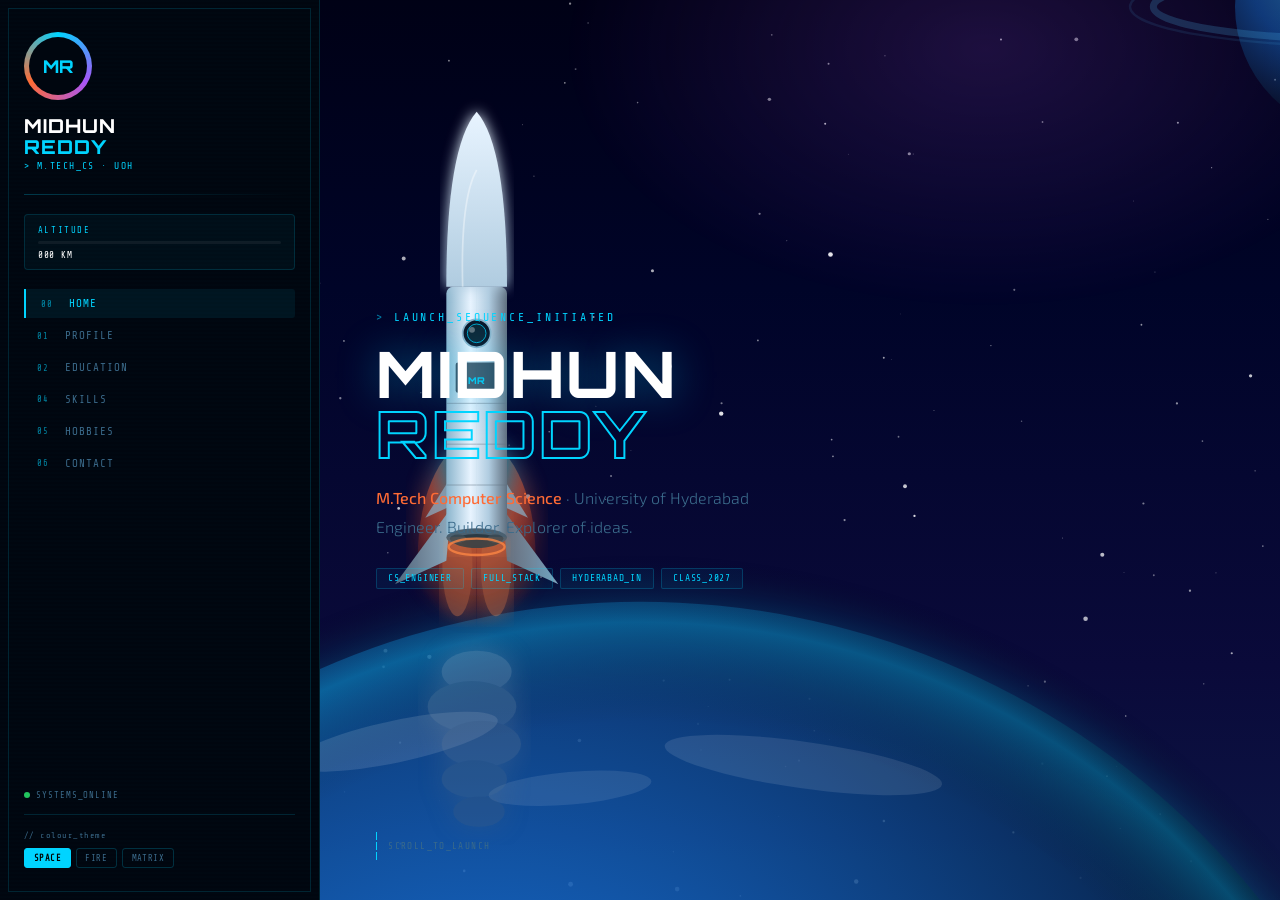
<file: 25mcmt15_cv.html>
<!DOCTYPE html>
<html lang="en">
<head>
<meta charset="UTF-8"/>
<meta name="viewport" content="width=device-width, initial-scale=1.0"/>
<title>Midhun Reddy · CV</title>
<link rel="preconnect" href="https://fonts.googleapis.com"/>
<link href="https://fonts.googleapis.com/css2?family=Orbitron:wght@400;600;800&family=Exo+2:ital,wght@0,300;0,400;0,600;1,300&family=Share+Tech+Mono&display=swap" rel="stylesheet"/>
<style>
:root {
  --sky1:#000010; --sky2:#000428; --sky3:#0a0a3a; --sky4:#0d1b4a;
  --accent:#00d4ff; --accent2:#ff6b35; --accent3:#a855f7;
  --sidebar:#00060f; --sidebar-bdr:rgba(0,212,255,.15);
  --text:#b8d8f0; --text-dim:#3a6a8a; --text-bright:#fff;
  --card:#rgba(0,8,20,.88); --card-bdr:rgba(0,212,255,.2);
  --sec-bg:rgba(0,4,14,.93); --sec-alt:rgba(0,6,18,.96);
}
body.theme-fire {
  --sky1:#0a0000; --sky2:#200500; --sky3:#3d0d00; --sky4:#6b1a00;
  --accent:#ff4500; --accent2:#ffaa00; --accent3:#ff0080;
  --sidebar:#0a0200; --sidebar-bdr:rgba(255,69,0,.15);
  --text:#ffd8b0; --text-dim:#884422; --text-bright:#fff;
  --card-bdr:rgba(255,69,0,.2);
  --sec-bg:rgba(10,2,0,.93); --sec-alt:rgba(15,4,0,.96);
}
body.theme-matrix {
  --sky1:#000300; --sky2:#001800; --sky3:#002800; --sky4:#003800;
  --accent:#00ff41; --accent2:#00cc33; --accent3:#44ff88;
  --sidebar:#000400; --sidebar-bdr:rgba(0,255,65,.12);
  --text:#90ee90; --text-dim:#1a6a2a; --text-bright:#00ff41;
  --card-bdr:rgba(0,255,65,.2);
  --sec-bg:rgba(0,3,0,.93); --sec-alt:rgba(0,5,0,.96);
}

*,*::before,*::after{box-sizing:border-box;margin:0;padding:0}
html,body{height:100%;overflow:hidden}
body{font-family:'Exo 2',sans-serif;color:var(--text);display:flex;transition:color .4s}

.parallax-stage{
  position:fixed;
  inset:0;
  z-index:0;
  overflow:hidden;
  pointer-events:none;
}

.layer-sky{
  position:absolute;
  inset:-10%;
  background:linear-gradient(to top, var(--sky4) 0%, var(--sky3) 30%, var(--sky2) 65%, var(--sky1) 100%);
  transition:background 0.5s;
  will-change:transform;
}

.layer-stars-far{
  position:absolute;
  inset:-20%;
  will-change:transform;
}

.layer-stars-near{
  position:absolute;
  inset:-20%;
  will-change:transform;
}

.layer-nebula{
  position:absolute;
  inset:-20%;
  opacity:0.35;
  will-change:transform;
}

.layer-planet{
  position:absolute;
  inset:-20%;
  will-change:transform;
}
.layer-earth{
  position:absolute;
  inset:-20%;
  will-change:transform;
}
.layer-rocket{
  position:absolute;
  inset:-20%;
  will-change:transform;
}
.sidebar{
  position:fixed;
  top:0;left:0;
  width:25%;height:100vh;
  background:var(--sidebar);
  border-right:1px solid var(--sidebar-bdr);
  z-index:200;
  display:flex;flex-direction:column;
  padding:2rem 1.5rem;
  overflow-y:auto;
  transition:background .4s,border-color .4s;
}
.sidebar::before{
  content:'';
  position:absolute;inset:0;
  background:repeating-linear-gradient(0deg,transparent,transparent 2px,rgba(0,212,255,.008) 2px,rgba(0,212,255,.008) 4px);
  pointer-events:none;z-index:0;
}
.sidebar>*{position:relative;z-index:1}

.sidebar::after{
  content:'';
  position:absolute;
  inset:8px;
  border:1px solid var(--sidebar-bdr);
  pointer-events:none;
  mask:
    linear-gradient(#000,#000) top    left  /22px 22px,
    linear-gradient(#000,#000) top    right /22px 22px,
    linear-gradient(#000,#000) bottom left  /22px 22px,
    linear-gradient(#000,#000) bottom right /22px 22px;
  mask-composite:union;
  -webkit-mask:
    linear-gradient(#000,#000) top    left  /22px 22px,
    linear-gradient(#000,#000) top    right /22px 22px,
    linear-gradient(#000,#000) bottom left  /22px 22px,
    linear-gradient(#000,#000) bottom right /22px 22px;
  -webkit-mask-composite:source-over;
}

/* Avatar ring */
.sb-avatar{
  width:68px;height:68px;border-radius:50%;
  background:conic-gradient(var(--accent),var(--accent3),var(--accent2),var(--accent));
  display:flex;align-items:center;justify-content:center;
  animation:spin 7s linear infinite;
  margin-bottom:1rem;flex-shrink:0;
}
.sb-av-in{
  width:58px;height:58px;border-radius:50%;
  background:var(--sidebar);
  display:flex;align-items:center;justify-content:center;
  font-family:'Orbitron',monospace;font-size:1.1rem;
  color:var(--accent);font-weight:800;
  animation:spin 7s linear infinite reverse;
}
@keyframes spin{to{transform:rotate(360deg)}}

.sb-name{
  font-family:'Orbitron',sans-serif;
  font-size:1.2rem;font-weight:800;
  letter-spacing:0.05em;color:var(--text-bright);
  line-height:1.1;margin-bottom:.2rem;
}
.sb-name span{color:var(--accent)}

.sb-role{
  font-family:'Share Tech Mono',monospace;
  font-size:.6rem;color:var(--accent);
  letter-spacing:.15em;margin-bottom:1.4rem;
}

.sb-div{width:100%;height:1px;background:linear-gradient(90deg,var(--accent),transparent);opacity:.25;margin-bottom:1.2rem;}

.altitude-hud{
  margin-bottom:1.2rem;
  background:rgba(0,212,255,.04);
  border:1px solid var(--sidebar-bdr);
  border-radius:4px;
  padding:.6rem .8rem;
}
.alt-label{
  font-family:'Share Tech Mono',monospace;
  font-size:.55rem;color:var(--accent);
  letter-spacing:.18em;margin-bottom:.4rem;
}
.alt-bar-wrap{height:3px;background:rgba(255,255,255,.06);border-radius:2px;overflow:hidden;}
.alt-bar{height:100%;width:0%;background:linear-gradient(90deg,var(--accent),var(--accent2));border-radius:2px;transition:width .1s;}
.alt-val{font-family:'Share Tech Mono',monospace;font-size:.58rem;color:var(--text-bright);margin-top:.35rem;letter-spacing:.08em;}

.sb-nav{display:flex;flex-direction:column;gap:.18rem;}
.sb-nav a{
  display:flex;align-items:center;gap:.6rem;
  padding:.5rem .7rem;text-decoration:none;
  font-family:'Share Tech Mono',monospace;
  font-size:.68rem;color:var(--text-dim);
  letter-spacing:.09em;
  border-left:2px solid transparent;
  border-radius:0 3px 3px 0;
  transition:all .2s;
}
.sb-nav a .nn{font-size:.55rem;color:var(--accent);opacity:.6;min-width:18px;}
.sb-nav a:hover,.sb-nav a.active{
  color:var(--accent);
  border-left-color:var(--accent);
  background:rgba(0,212,255,.07);
  padding-left:.95rem;
}

.sb-status{
  display:flex;align-items:center;gap:.4rem;
  margin-top:auto;padding-top:1.2rem;
  font-family:'Share Tech Mono',monospace;
  font-size:.55rem;color:var(--text-dim);
  letter-spacing:.1em;
}
.live-dot{width:6px;height:6px;border-radius:50%;background:#22c55e;flex-shrink:0;animation:pulse 2s infinite;}
@keyframes pulse{0%,100%{opacity:1;box-shadow:0 0 0 0 rgba(34,197,94,.5)}50%{opacity:.5;box-shadow:0 0 0 5px rgba(34,197,94,0)}}

.sb-themes{padding-top:1rem;border-top:1px solid var(--sidebar-bdr);margin-top:.9rem;}
.sb-tl{font-family:'Share Tech Mono',monospace;font-size:.52rem;color:var(--text-dim);letter-spacing:.18em;margin-bottom:.5rem;}
.t-row{display:flex;gap:.3rem;flex-wrap:wrap;}
.t-btn{
  padding:.25rem .55rem;border:1px solid var(--card-bdr);
  border-radius:3px;background:transparent;
  color:var(--text-dim);font-family:'Share Tech Mono',monospace;
  font-size:.55rem;cursor:pointer;transition:all .2s;letter-spacing:.05em;
}
.t-btn:hover{color:var(--accent);border-color:var(--accent);}
.t-btn.on{background:var(--accent);color:#000;border-color:var(--accent);font-weight:700;}

.scroller{
  margin-left:25%;
  width:75%;height:100vh;
  overflow-y:scroll;
  position:relative;z-index:100;
  background:transparent;
}
.scroller::-webkit-scrollbar{width:3px;}
.scroller::-webkit-scrollbar-thumb{background:var(--accent);border-radius:2px;}
.scroller::-webkit-scrollbar-track{background:transparent;}

.hero{
  height:100vh;
  display:flex;flex-direction:column;
  justify-content:center;
  padding:3rem 3.5rem;
  position:relative;
  background:transparent;
}

.hero-tag{
  font-family:'Share Tech Mono',monospace;
  font-size:.72rem;color:var(--accent);
  letter-spacing:.25em;text-transform:uppercase;
  margin-bottom:1.2rem;
  opacity:0;animation:riseIn .7s .3s forwards;
}
.hero-tag::before{content:'> ';opacity:.6;}

.hero-name{
  font-family:'Orbitron',sans-serif;
  font-size:clamp(2.8rem,5vw,5rem);
  font-weight:800;line-height:.95;
  letter-spacing:.04em;color:var(--text-bright);
  opacity:0;animation:riseIn .7s .5s forwards;
  text-shadow:0 0 40px rgba(0,212,255,.4);
}
.hero-name .hollow{
  display:block;
  -webkit-text-stroke:2px var(--accent);
  color:transparent;
  text-shadow:none;
}

.hero-sub{
  font-size:1rem;font-weight:300;
  color:var(--text-dim);line-height:1.8;
  max-width:420px;margin-top:1.2rem;
  opacity:0;animation:riseIn .7s .7s forwards;
}
.hero-sub strong{color:var(--accent2);font-weight:500;}

.hero-badges{
  display:flex;flex-wrap:wrap;gap:.45rem;
  margin-top:1.6rem;
  opacity:0;animation:riseIn .7s .9s forwards;
}
.hbadge{
  padding:.28rem .7rem;
  border:1px solid var(--card-bdr);
  border-radius:2px;
  font-family:'Share Tech Mono',monospace;
  font-size:.6rem;color:var(--accent);
  background:rgba(0,212,255,.05);
  letter-spacing:.08em;
}

.scroll-cue{
  position:absolute;bottom:2.5rem;left:3.5rem;
  font-family:'Share Tech Mono',monospace;
  font-size:.58rem;color:var(--text-dim);
  letter-spacing:.15em;
  display:flex;align-items:center;gap:.7rem;
  animation:riseIn .7s 1.2s forwards;opacity:0;
}
.scroll-cue-arrow{
  display:flex;flex-direction:column;gap:2px;
}
.scroll-cue-arrow span{
  display:block;width:1px;height:8px;
  background:var(--accent);margin:0 auto;
  animation:drip 1.5s infinite;
}
.scroll-cue-arrow span:nth-child(2){animation-delay:.15s;}
.scroll-cue-arrow span:nth-child(3){animation-delay:.3s;}
@keyframes drip{0%{opacity:0;transform:translateY(-4px)}50%{opacity:1}100%{opacity:0;transform:translateY(4px)}}

@keyframes riseIn{from{opacity:0;transform:translateY(22px)}to{opacity:1;transform:translateY(0)}}

.cv-sec{
  padding:4.5rem 3.5rem;
  background:var(--sec-bg);
  position:relative;
  backdrop-filter:blur(2px);
  -webkit-backdrop-filter:blur(2px);
  border-top:1px solid rgba(0,212,255,.07);
  transition:background .4s;
}
.cv-sec:nth-child(even){background:var(--sec-alt);}

.cv-sec::before{
  content:'';position:absolute;
  left:0;top:0;bottom:0;width:2px;
  background:linear-gradient(to bottom,transparent,var(--accent),transparent);
  opacity:.4;
}
.sec-hd{display:flex;align-items:center;gap:.9rem;margin-bottom:2.5rem;}
.sec-num{
  font-family:'Share Tech Mono',monospace;
  font-size:.62rem;color:var(--accent);
  letter-spacing:.12em;opacity:.7;
}
.sec-title{
  font-family:'Orbitron',sans-serif;
  font-size:clamp(1.5rem,2.5vw,2.1rem);
  font-weight:800;letter-spacing:.08em;
  color:var(--text-bright);position:relative;
}
.sec-title::after{
  content:'';position:absolute;
  left:0;bottom:-5px;
  width:2.2rem;height:2px;
  background:var(--accent);border-radius:1px;
}
.sec-line{flex:1;height:1px;background:linear-gradient(90deg,var(--card-bdr),transparent);}

.profile-grid{display:grid;grid-template-columns:1fr auto;gap:2rem;align-items:start;}
.profile-body{font-size:.92rem;font-weight:300;color:var(--text);line-height:1.9;}
.profile-body strong{color:var(--accent2);font-weight:500;}
.stat-grid{display:grid;grid-template-columns:1fr 1fr;gap:.7rem;}
.stat-box{
  background:rgba(0,212,255,.04);
  border:1px solid var(--card-bdr);
  border-radius:4px;padding:.9rem;text-align:center;
  transition:transform .25s,border-color .25s;
}
.stat-box:hover{transform:translateY(-3px);border-color:var(--accent);}
.stat-val{font-family:'Orbitron',sans-serif;font-size:1.6rem;font-weight:800;color:var(--accent);line-height:1;}
.stat-lbl{font-family:'Share Tech Mono',monospace;font-size:.55rem;color:var(--text-dim);letter-spacing:.1em;margin-top:.3rem;text-transform:uppercase;}

.edu-wrap{display:flex;flex-direction:column;gap:1.5rem;}
.edu-card{
  display:grid;grid-template-columns:12px 1fr;gap:0 1.3rem;
  position:relative;
}
.edu-node{
  display:flex;flex-direction:column;align-items:center;
  padding-top:.3rem;
}
.edu-dot{
  width:12px;height:12px;border-radius:50%;
  background:var(--accent);
  box-shadow:0 0 10px var(--accent);
  flex-shrink:0;
}
.edu-line{flex:1;width:2px;background:linear-gradient(to bottom,var(--accent),transparent);opacity:.25;margin-top:4px;}
.edu-year{
  font-family:'Share Tech Mono',monospace;
  font-size:.6rem;color:var(--accent2);
  letter-spacing:.1em;margin-bottom:.3rem;
}
.edu-deg{font-size:1rem;font-weight:600;color:var(--text-bright);margin-bottom:.2rem;}
.edu-inst{font-size:.82rem;color:var(--text-dim);margin-bottom:.5rem;}
.edu-desc{font-size:.85rem;font-weight:300;color:var(--text);line-height:1.75;}

.proj-grid{display:grid;grid-template-columns:repeat(auto-fill,minmax(220px,1fr));gap:1rem;}
.proj-card{
  background:rgba(0,212,255,.03);
  border:1px solid var(--card-bdr);
  border-radius:4px;padding:1.3rem;
  position:relative;overflow:hidden;
  transition:transform .3s,border-color .3s,box-shadow .3s;
}
.proj-card::before{
  content:'';position:absolute;top:0;left:0;right:0;height:2px;
  background:linear-gradient(90deg,var(--accent),var(--accent2));
}
.proj-card:hover{transform:translateY(-5px);border-color:var(--accent);box-shadow:0 10px 35px rgba(0,0,0,.6);}
.proj-tag{font-family:'Share Tech Mono',monospace;font-size:.56rem;color:var(--accent);letter-spacing:.14em;margin-bottom:.55rem;}
.proj-name{font-size:.95rem;font-weight:600;color:var(--text-bright);margin-bottom:.45rem;}
.proj-desc{font-size:.8rem;color:var(--text-dim);line-height:1.65;font-weight:300;}
.proj-chips{display:flex;flex-wrap:wrap;gap:.3rem;margin-top:.9rem;}
.pchip{
  padding:.15rem .45rem;border:1px solid var(--card-bdr);
  border-radius:2px;font-family:'Share Tech Mono',monospace;
  font-size:.55rem;color:var(--accent2);letter-spacing:.04em;
}

.skills-cols{display:grid;grid-template-columns:1fr 1fr;gap:2rem;}
.skill-group-lbl{
  font-family:'Share Tech Mono',monospace;
  font-size:.6rem;color:var(--accent);
  letter-spacing:.2em;text-transform:uppercase;margin-bottom:1rem;
}
.skill-row{display:flex;align-items:center;gap:.7rem;margin-bottom:.8rem;}
.skill-nm{font-size:.82rem;font-weight:500;color:var(--text);min-width:95px;}
.skill-track{flex:1;height:3px;background:rgba(255,255,255,.07);border-radius:2px;overflow:hidden;}
.skill-fill{height:100%;background:linear-gradient(90deg,var(--accent),var(--accent2));width:0;transition:width 1.3s cubic-bezier(.4,0,.2,1);border-radius:2px;}
.skill-pct{font-family:'Share Tech Mono',monospace;font-size:.58rem;color:var(--text-dim);min-width:28px;text-align:right;}

.hobbies-grid{display:grid;grid-template-columns:repeat(auto-fill,minmax(150px,1fr));gap:.8rem;}
.hobby{
  background:rgba(0,212,255,.03);border:1px solid var(--card-bdr);
  border-radius:4px;padding:1.1rem;
  display:flex;flex-direction:column;gap:.4rem;
  transition:transform .25s,border-color .25s;
}
.hobby:hover{transform:scale(1.04);border-color:var(--accent3);}
.hobby-icon{font-size:1.5rem;}
.hobby-name{font-size:.82rem;font-weight:600;color:var(--text-bright);}
.hobby-sub{font-size:.7rem;color:var(--text-dim);font-weight:300;}

.contact-list{display:flex;flex-direction:column;gap:.7rem;max-width:480px;}
.clink{
  display:flex;align-items:center;gap:1rem;
  padding:.85rem 1.1rem;
  background:rgba(0,212,255,.03);border:1px solid var(--card-bdr);
  border-radius:4px;text-decoration:none;color:var(--text);
  transition:all .25s;
}
.clink:hover{border-color:var(--accent);transform:translateX(6px);color:var(--accent);}
.cicon{font-size:1.1rem;min-width:24px;text-align:center;}
.ckey{font-family:'Share Tech Mono',monospace;font-size:.58rem;color:var(--text-dim);letter-spacing:.1em;min-width:72px;}
.cval{font-size:.86rem;font-weight:500;}

/* Footer */
.cv-footer{
  background:rgba(0,2,8,.97);
  border-top:1px solid var(--card-bdr);
  padding:1.5rem 3.5rem;
  display:flex;justify-content:space-between;align-items:center;
  font-family:'Share Tech Mono',monospace;
  font-size:.6rem;color:var(--text-dim);letter-spacing:.1em;
}
.footer-prompt::before{content:'> ';color:var(--accent);}

/* Scroll reveal */
.reveal{opacity:0;transform:translateY(25px);transition:opacity .65s ease,transform .65s ease;}
.reveal.visible{opacity:1;transform:translateY(0);}
.rd1{transition-delay:.1s} .rd2{transition-delay:.2s} .rd3{transition-delay:.3s}

/* Mobile */
.ham{
  display:none;position:fixed;top:.9rem;left:.9rem;z-index:300;
  background:var(--sidebar);border:1px solid var(--sidebar-bdr);
  color:var(--accent);font-size:1.1rem;
  padding:.45rem .6rem;border-radius:3px;cursor:pointer;
}
.mob-ov{display:none;position:fixed;inset:0;background:rgba(0,0,0,.6);z-index:150;}
@media(max-width:820px){
  .ham{display:block;}
  .sidebar{transform:translateX(-100%);transition:transform .3s ease,background .4s;width:82%;max-width:290px;z-index:250;}
  .sidebar.open{transform:translateX(0);}
  .mob-ov.show{display:block;}
  .scroller{margin-left:0;width:100%;}
  .cv-sec{padding:3rem 1.5rem;}
  .profile-grid,.skills-cols{grid-template-columns:1fr;}
  .hero{padding:5rem 1.5rem 3rem;}
}

</style>
</head>
<body>

<!-- ═══════════════════════════════════════════
     PARALLAX STAGE — ALL LAYERS FIXED BEHIND EVERYTHING
     The rocket and space stay still. Content scrolls over.
═══════════════════════════════════════════════ -->
<div class="parallax-stage" id="stage">

  <!-- Layer 0: Sky / deep space gradient -->
  <div class="layer-sky" id="lSky"></div>

  <!-- Layer 1: Far stars (move slowest = deepest) -->
  <svg class="layer-stars-far" id="lStarsFar" viewBox="0 0 1920 1080" preserveAspectRatio="xMidYMid slice" xmlns="http://www.w3.org/2000/svg" style="position:absolute;inset:-20%;width:140%;height:140%">
    <g id="starsA"></g>
  </svg>

  <!-- Layer 2: Near stars (move a bit faster) -->
  <svg class="layer-stars-near" id="lStarsNear" viewBox="0 0 1920 1080" preserveAspectRatio="xMidYMid slice" xmlns="http://www.w3.org/2000/svg" style="position:absolute;inset:-20%;width:140%;height:140%">
    <g id="starsB"></g>
  </svg>

  <!-- Layer 3: Nebula (mid speed) -->
  <svg class="layer-nebula" id="lNebula" viewBox="0 0 1920 1080" preserveAspectRatio="xMidYMid slice" xmlns="http://www.w3.org/2000/svg" style="position:absolute;inset:-20%;width:140%;height:140%">
    <defs>
      <radialGradient id="neb1" cx="60%" cy="30%" r="35%">
        <stop offset="0%" stop-color="#a855f7" stop-opacity="0.5"/>
        <stop offset="100%" stop-color="#a855f7" stop-opacity="0"/>
      </radialGradient>
      <radialGradient id="neb2" cx="20%" cy="70%" r="30%">
        <stop offset="0%" stop-color="#00d4ff" stop-opacity="0.3"/>
        <stop offset="100%" stop-color="#00d4ff" stop-opacity="0"/>
      </radialGradient>
      <radialGradient id="neb3" cx="80%" cy="80%" r="25%">
        <stop offset="0%" stop-color="#ff6b35" stop-opacity="0.25"/>
        <stop offset="100%" stop-color="#ff6b35" stop-opacity="0"/>
      </radialGradient>
    </defs>
    <ellipse cx="1152" cy="324" rx="520" ry="320" fill="url(#neb1)"/>
    <ellipse cx="384"  cy="756" rx="420" ry="280" fill="url(#neb2)"/>
    <ellipse cx="1536" cy="864" rx="360" ry="240" fill="url(#neb3)"/>
  </svg>

  <!-- Layer 4: Distant planet -->
  <svg class="layer-planet" id="lPlanet" viewBox="0 0 1920 1080" preserveAspectRatio="xMidYMid slice" xmlns="http://www.w3.org/2000/svg" style="position:absolute;inset:-20%;width:140%;height:140%">
    <defs>
      <radialGradient id="pg" cx="38%" cy="35%" r="60%">
        <stop offset="0%" stop-color="#4fc3f7"/>
        <stop offset="55%" stop-color="#1565c0"/>
        <stop offset="100%" stop-color="#0a1628"/>
      </radialGradient>
      <radialGradient id="pg2" cx="38%" cy="35%" r="60%">
        <stop offset="0%" stop-color="#ffcc8080"/>
        <stop offset="55%" stop-color="#cc660060"/>
        <stop offset="100%" stop-color="#441100"/>
      </radialGradient>
    </defs>
    <!-- Big planet top-right -->
    <circle cx="1580" cy="160" r="110" fill="url(#pg)" opacity="0.55"/>
    <!-- Planet ring -->
    <ellipse cx="1580" cy="160" rx="180" ry="28" fill="none" stroke="#4fc3f7" stroke-width="6" opacity="0.2"/>
    <ellipse cx="1580" cy="160" rx="200" ry="34" fill="none" stroke="#4fc3f7" stroke-width="2" opacity="0.1"/>
    <!-- Small orange planet left -->
    <circle cx="220" cy="300" r="42" fill="url(#pg2)" opacity="0.45"/>
    <!-- Moon -->
    <circle cx="1720" cy="420" r="18" fill="#e8e8cc" opacity="0.6"/>
  </svg>

  <!-- Layer 5: Earth at bottom -->
  <svg class="layer-earth" id="lEarth" viewBox="0 0 1920 1080" preserveAspectRatio="xMidYMid slice" xmlns="http://www.w3.org/2000/svg" style="position:absolute;inset:-20%;width:140%;height:140%">
    <defs>
      <radialGradient id="eg" cx="40%" cy="40%" r="60%">
        <stop offset="0%" stop-color="#22c55e"/>
        <stop offset="35%" stop-color="#1565c0"/>
        <stop offset="75%" stop-color="#0a3060"/>
        <stop offset="100%" stop-color="#050f1a"/>
      </radialGradient>
      <!-- Atmosphere glow -->
      <radialGradient id="atm" cx="50%" cy="50%" r="50%">
        <stop offset="80%" stop-color="transparent"/>
        <stop offset="92%" stop-color="#00d4ff" stop-opacity="0.25"/>
        <stop offset="100%" stop-color="transparent"/>
      </radialGradient>
    </defs>
    <!-- Earth arc at bottom center -->
    <circle cx="960" cy="1350" r="680" fill="url(#eg)" opacity="0.85"/>
    <circle cx="960" cy="1350" r="720" fill="url(#atm)"/>
    <!-- Cloud wisps -->
    <ellipse cx="750"  cy="790" rx="90" ry="18" fill="white" opacity="0.12" transform="rotate(-12,750,790)"/>
    <ellipse cx="1100" cy="810" rx="120" ry="20" fill="white" opacity="0.1" transform="rotate(8,1100,810)"/>
    <ellipse cx="900"  cy="830" rx="70"  ry="14" fill="white" opacity="0.09" transform="rotate(-5,900,830)"/>
  </svg>

  <!-- Layer 6: ROCKET (closest, moves fastest) -->
  <svg class="layer-rocket" id="lRocket" viewBox="0 0 1920 1080" preserveAspectRatio="xMidYMid slice" xmlns="http://www.w3.org/2000/svg" style="position:absolute;inset:-20%;width:140%;height:140%">
    <defs>
      <linearGradient id="rBody" x1="0%" y1="0%" x2="100%" y2="0%">
        <stop offset="0%"   stop-color="#8ab4cc"/>
        <stop offset="40%"  stop-color="#e8f4ff"/>
        <stop offset="70%"  stop-color="#b0cce0"/>
        <stop offset="100%" stop-color="#607080"/>
      </linearGradient>
      <linearGradient id="rNose" x1="0%" y1="100%" x2="0%" y2="0%">
        <stop offset="0%"  stop-color="#b0cce0"/>
        <stop offset="100%" stop-color="#e8f4ff"/>
      </linearGradient>
      <linearGradient id="rFin" x1="0%" y1="0%" x2="100%" y2="0%">
        <stop offset="0%" stop-color="#607080"/>
        <stop offset="100%" stop-color="#8ab4cc"/>
      </linearGradient>
      <radialGradient id="exhaust1" cx="50%" cy="0%" r="80%">
        <stop offset="0%"   stop-color="#fff" stop-opacity="0.95"/>
        <stop offset="20%"  stop-color="#00d4ff" stop-opacity="0.9"/>
        <stop offset="55%"  stop-color="#ff6b35" stop-opacity="0.7"/>
        <stop offset="100%" stop-color="#ff4500" stop-opacity="0"/>
      </radialGradient>
      <radialGradient id="exhaust2" cx="50%" cy="0%" r="60%">
        <stop offset="0%"   stop-color="#ffffff" stop-opacity="1"/>
        <stop offset="30%"  stop-color="#ffcc44" stop-opacity="0.8"/>
        <stop offset="100%" stop-color="#ff4500" stop-opacity="0"/>
      </radialGradient>
      <filter id="glow">
        <feGaussianBlur stdDeviation="6" result="blur"/>
        <feMerge><feMergeNode in="blur"/><feMergeNode in="SourceGraphic"/></feMerge>
      </filter>
      <filter id="exhaustGlow">
        <feGaussianBlur stdDeviation="12" result="blur"/>
        <feMerge><feMergeNode in="blur"/><feMergeNode in="SourceGraphic"/></feMerge>
      </filter>
    </defs>

    <!-- Rocket group centered around x=820, y=540 -->
    <g id="rocketGroup" transform="translate(820, 480)">

      <!-- === EXHAUST PLUME (below rocket) === -->
      <g id="plumeGroup">
        <!-- Outer plume -->
        <ellipse cx="0" cy="195" rx="55" ry="130" fill="url(#exhaust1)" filter="url(#exhaustGlow)" opacity="0.9"/>
        <!-- Inner bright core -->
        <ellipse cx="0" cy="180" rx="22" ry="80" fill="url(#exhaust2)" filter="url(#exhaustGlow)"/>
        <!-- Small secondary plumes -->
        <ellipse cx="-18" cy="205" rx="14" ry="55" fill="#ff8844" opacity="0.5" filter="url(#exhaustGlow)"/>
        <ellipse cx="18"  cy="205" rx="14" ry="55" fill="#ff8844" opacity="0.5" filter="url(#exhaustGlow)"/>
        <!-- Shock diamond rings -->
        <ellipse cx="0" cy="148" rx="16" ry="5" fill="none" stroke="#fff" stroke-width="1.5" opacity="0.7"/>
        <ellipse cx="0" cy="165" rx="22" ry="6" fill="none" stroke="#ffcc44" stroke-width="1.5" opacity="0.5"/>
        <ellipse cx="0" cy="184" rx="30" ry="7" fill="none" stroke="#ff6b35" stroke-width="1" opacity="0.4"/>
      </g>

      <!-- === FINS === -->
      <!-- Left fin -->
      <path d="M -22 110 L -70 175 L -26 155 Z" fill="url(#rFin)" opacity="0.9"/>
      <!-- Right fin -->
      <path d="M 22 110 L 70 175 L 26 155 Z" fill="url(#rFin)" opacity="0.9"/>
      <!-- Small stabiliser left -->
      <path d="M -20 80 L -44 118 L -22 108 Z" fill="#8ab4cc" opacity="0.7"/>
      <!-- Small stabiliser right -->
      <path d="M 20 80 L 44 118 L 22 108 Z" fill="#8ab4cc" opacity="0.7"/>

      <!-- === MAIN BODY === -->
      <rect x="-26" y="-80" width="52" height="215" rx="6" fill="url(#rBody)"/>

      <!-- Body panel lines (detail) -->
      <line x1="-26" y1="20"  x2="26" y2="20"  stroke="#607080" stroke-width="0.8" opacity="0.5"/>
      <line x1="-26" y1="55"  x2="26" y2="55"  stroke="#607080" stroke-width="0.8" opacity="0.5"/>
      <line x1="-26" y1="90"  x2="26" y2="90"  stroke="#607080" stroke-width="0.8" opacity="0.5"/>
      <line x1="0"   y1="-80" x2="0"  y2="135" stroke="#c8dcea" stroke-width="0.6" opacity="0.35"/>

      <!-- Flag / logo strip -->
      <rect x="-18" y="-15" width="36" height="26" rx="2" fill="#0a1628" opacity="0.7"/>
      <text x="0" y="3" text-anchor="middle" font-family="'Orbitron',sans-serif" font-size="8" font-weight="800" fill="#00d4ff" opacity="0.9">MR</text>

      <!-- Porthole windows -->
      <circle cx="0" cy="-40" r="12" fill="#0a1628" stroke="#8ab4cc" stroke-width="1.5"/>
      <circle cx="0" cy="-40" r="8"  fill="#0d2a3a" stroke="#00d4ff" stroke-width="0.8" opacity="0.8"/>
      <circle cx="-4" cy="-43" r="2.5" fill="white" opacity="0.35"/>

      <!-- === NOSE CONE === -->
      <path d="M -26 -80 Q -26 -200 0 -230 Q 26 -200 26 -80 Z" fill="url(#rNose)" filter="url(#glow)"/>
      <!-- Nose highlight -->
      <path d="M -12 -80 Q -14 -155 0 -180" stroke="white" stroke-width="1.5" fill="none" opacity="0.4"/>

      <!-- Engine bell -->
      <ellipse cx="0"  cy="135" rx="26" ry="8"  fill="#4a6070"/>
      <ellipse cx="0"  cy="138" rx="20" ry="6"  fill="#2a3a44"/>
      <ellipse cx="-16" cy="136" rx="7" ry="3.5" fill="#3a4a54"/>
      <ellipse cx="16"  cy="136" rx="7" ry="3.5" fill="#3a4a54"/>

      <!-- Nozzle glow ring -->
      <ellipse cx="0" cy="143" rx="24" ry="7" fill="none" stroke="#ff8844" stroke-width="2" opacity="0.8" filter="url(#glow)"/>

    </g>

    <!-- Motion trail / smoke -->
    <g id="trailGroup" opacity="0.25" filter="url(#exhaustGlow)">
      <ellipse cx="820" cy="730" rx="30" ry="18" fill="#aabbcc"/>
      <ellipse cx="816" cy="760" rx="38" ry="22" fill="#889aaa"/>
      <ellipse cx="824" cy="792" rx="34" ry="20" fill="#778899"/>
      <ellipse cx="818" cy="822" rx="28" ry="16" fill="#667788"/>
      <ellipse cx="822" cy="850" rx="22" ry="13" fill="#556677"/>
    </g>

  </svg>

</div><!-- end parallax-stage -->


<!-- ═══════════════ HAMBURGER ═══════════════ -->
<button class="ham" id="hamBtn">☰</button>
<div class="mob-ov" id="mobOv"></div>

<!-- ═══════════════ SIDEBAR ═══════════════ -->
<aside class="sidebar" id="sidebar">
  <div class="sb-avatar"><div class="sb-av-in">MR</div></div>
  <div class="sb-name">MIDHUN<br/><span>REDDY</span></div>
  <p class="sb-role">> M.TECH_CS · UOH</p>
  <div class="sb-div"></div>

  <!-- Altitude HUD -->
  <div class="altitude-hud">
    <div class="alt-label">ALTITUDE</div>
    <div class="alt-bar-wrap"><div class="alt-bar" id="altBar"></div></div>
    <div class="alt-val" id="altVal">000 KM</div>
  </div>

  <nav class="sb-nav">
    <a href="#hero"      class="navlink active"><span class="nn">00</span>HOME</a>
    <a href="#profile"   class="navlink"><span class="nn">01</span>PROFILE</a>
    <a href="#education" class="navlink"><span class="nn">02</span>EDUCATION</a>
    <a href="#skills"    class="navlink"><span class="nn">04</span>SKILLS</a>
    <a href="#hobbies"   class="navlink"><span class="nn">05</span>HOBBIES</a>
    <a href="#contact"   class="navlink"><span class="nn">06</span>CONTACT</a>
  </nav>

  <div class="sb-status"><div class="live-dot"></div>SYSTEMS_ONLINE</div>

  <div class="sb-themes">
    <p class="sb-tl">// colour_theme</p>
    <div class="t-row">
      <button class="t-btn on"  onclick="setTheme('default',this)">SPACE</button>
      <button class="t-btn"     onclick="setTheme('fire',this)">FIRE</button>
      <button class="t-btn"     onclick="setTheme('matrix',this)">MATRIX</button>
    </div>
  </div>
</aside>

<!-- ═══════════════ MAIN SCROLLER ═══════════════ -->
<main class="scroller" id="scroller">

  <!-- HERO -->
  <section id="hero" class="hero">
    <p class="hero-tag">LAUNCH_SEQUENCE_INITIATED</p>
    <h1 class="hero-name">
      MIDHUN<br/>
      <span class="hollow">REDDY</span>
    </h1>
    <p class="hero-sub"><strong>M.Tech Computer Science</strong> · University of Hyderabad<br/>Engineer. Builder. Explorer of ideas.</p>
    <div class="hero-badges">
      <span class="hbadge">CS_ENGINEER</span>
      <span class="hbadge">FULL_STACK</span>
      <span class="hbadge">HYDERABAD_IN</span>
      <span class="hbadge">CLASS_2027</span>
    </div>
    <div class="scroll-cue">
      <div class="scroll-cue-arrow">
        <span></span><span></span><span></span>
      </div>
      SCROLL_TO_LAUNCH
    </div>
  </section>

  <!-- PROFILE -->
  <section id="profile" class="cv-sec">
    <div class="sec-hd reveal"><span class="sec-num">01</span><h2 class="sec-title">PROFILE</h2><div class="sec-line"></div></div>
    <div class="profile-grid">
      <p class="profile-body reveal rd1">
        Pursuing a <strong>Master's in Computer Science</strong> at the School of Computer &amp; Information Sciences, University of Hyderabad. My interests span software engineering, modern web technologies, and algorithmic problem-solving.<br/><br/>
        I enjoy dissecting complex systems and building clean, purposeful digital products. This very CV is a live demonstration of what I create with raw HTML, CSS and JavaScript — no frameworks, just craft.
      </p>
      <div class="stat-grid reveal rd2">
        <div class="stat-box"><div class="stat-val">2+</div><div class="stat-lbl">Yrs Coding</div></div>
        <div class="stat-box"><div class="stat-val">5+</div><div class="stat-lbl">Languages</div></div>
        <div class="stat-box"><div class="stat-val">UoH</div><div class="stat-lbl">Institution</div></div>
        <div class="stat-box"><div class="stat-val">∞</div><div class="stat-lbl">Curiosity</div></div>
      </div>
    </div>
  </section>

  <!-- EDUCATION -->
  <section id="education" class="cv-sec">
    <div class="sec-hd reveal"><span class="sec-num">02</span><h2 class="sec-title">EDUCATION</h2><div class="sec-line"></div></div>
    <div class="edu-wrap">
      <div class="edu-card reveal rd1">
        <div class="edu-node"><div class="edu-dot"></div><div class="edu-line"></div></div>
        <div>
          <p class="edu-year">2025 — PRESENT</p>
          <p class="edu-deg">M.Tech — Computer Science</p>
          <p class="edu-inst">School of Computer &amp; Information Sciences · University of Hyderabad</p>
          <p class="edu-desc">Advanced studies in algorithms, systems design, and research. Working on projects that push technical frontiers.</p>
        </div>
      </div>
      <div class="edu-card reveal rd2">
        <div class="edu-node"><div class="edu-dot"></div></div>
        <div>
          <p class="edu-year">2021 — 2025</p>
          <p class="edu-deg">B.Tech — Computer Science &amp; Engineering</p>
          <p class="edu-inst">Mahatma Gandhi Institute of Technology · Hyderabad</p>
          <p class="edu-desc">Strong foundation in data structures, algorithms, operating systems, databases, and software engineering.</p>
        </div>
      </div>
    </div>
  </section>


  <!-- SKILLS -->
  <section id="skills" class="cv-sec">
    <div class="sec-hd reveal"><span class="sec-num">04</span><h2 class="sec-title">SKILLS</h2><div class="sec-line"></div></div>
    <div class="skills-cols">
      <div>
        <p class="skill-group-lbl reveal">// Languages</p>
        <div class="skill-row reveal rd1" data-pct="88"><span class="skill-nm">Python</span><div class="skill-track"><div class="skill-fill"></div></div><span class="skill-pct">88%</span></div>
        <div class="skill-row reveal rd2" data-pct="80"><span class="skill-nm">Java</span><div class="skill-track"><div class="skill-fill"></div></div><span class="skill-pct">80%</span></div>
        <div class="skill-row reveal rd3" data-pct="76"><span class="skill-nm">JavaScript</span><div class="skill-track"><div class="skill-fill"></div></div><span class="skill-pct">76%</span></div>
        <div class="skill-row reveal"    data-pct="70"><span class="skill-nm">C / C++</span><div class="skill-track"><div class="skill-fill"></div></div><span class="skill-pct">70%</span></div>
      </div>
      <div>
        <p class="skill-group-lbl reveal">// Web &amp; Tools</p>
        <div class="skill-row reveal rd1" data-pct="92"><span class="skill-nm">HTML / CSS</span><div class="skill-track"><div class="skill-fill"></div></div><span class="skill-pct">92%</span></div>
        <div class="skill-row reveal rd2" data-pct="74"><span class="skill-nm">SQL</span><div class="skill-track"><div class="skill-fill"></div></div><span class="skill-pct">74%</span></div>
        <div class="skill-row reveal rd3" data-pct="70"><span class="skill-nm">Git / GitHub</span><div class="skill-track"><div class="skill-fill"></div></div><span class="skill-pct">70%</span></div>
        <div class="skill-row reveal"    data-pct="64"><span class="skill-nm">Linux / Bash</span><div class="skill-track"><div class="skill-fill"></div></div><span class="skill-pct">64%</span></div>
      </div>
    </div>
  </section>

  <!-- HOBBIES -->
  <section id="hobbies" class="cv-sec">
    <div class="sec-hd reveal"><span class="sec-num">05</span><h2 class="sec-title">HOBBIES</h2><div class="sec-line"></div></div>
    <div class="hobbies-grid">
      <div class="hobby reveal rd2"><div class="hobby-icon">📖</div><div class="hobby-name">Tech Blogs</div><div class="hobby-sub">Reading &amp; writing articles</div></div>
      <div class="hobby reveal rd3"><div class="hobby-icon">🎮</div><div class="hobby-name">Gaming</div><div class="hobby-sub">Strategy &amp; puzzle games</div></div>
      <div class="hobby reveal rd1"><div class="hobby-icon">🎵</div><div class="hobby-name">Music</div><div class="hobby-sub">Listening while coding</div></div>
      <div class="hobby reveal rd2"><div class="hobby-icon">🧩</div><div class="hobby-name">Competitive Prog.</div><div class="hobby-sub">Algorithmic challenges</div></div>
      <div class="hobby reveal rd3"><div class="hobby-icon">🚀</div><div class="hobby-name">Space Tech</div><div class="hobby-sub">Following launches &amp; missions</div></div>
    </div>
  </section>

  <!-- CONTACT -->
  <section id="contact" class="cv-sec">
    <div class="sec-hd reveal"><span class="sec-num">06</span><h2 class="sec-title">CONTACT</h2><div class="sec-line"></div></div>
    <div class="contact-list">
      <a class="clink reveal rd1" href="mailto:midhuhuoh@gmail.com"><span class="cicon">✉</span><span class="ckey">email</span><span class="cval">midhuhuoh@gmail.com</span></a>
       <div class="clink reveal">  <span class="cicon">📍</span><span class="ckey">location</span><span class="cval">Hyderabad, Telangana, India</span></div>
    </div>
  </section>

  <footer class="cv-footer">
    <span class="footer-prompt">Midhun Reddy · CV 2025</span>
    <span>HTML · CSS · JS — No Frameworks</span>
  </footer>

</main>

<script>
/* ══════════════════════════════════════════════
   PARALLAX — each layer moves at different speed
   Background stays fixed. Only the transform changes.
   Speed 0 = completely stationary
   Speed 1 = moves at same rate as scroll
   Rocket (closest) moves fastest upward as you scroll down
══════════════════════════════════════════════ */
const scroller  = document.getElementById('scroller');
const lSky      = document.getElementById('lSky');
const lStarsFar = document.getElementById('lStarsFar');
const lStarsNear= document.getElementById('lStarsNear');
const lNebula   = document.getElementById('lNebula');
const lPlanet   = document.getElementById('lPlanet');
const lEarth    = document.getElementById('lEarth');
const lRocket   = document.getElementById('lRocket');
const altBar    = document.getElementById('altBar');
const altVal    = document.getElementById('altVal');

// Total scrollable height
function maxScroll() {
  return scroller.scrollHeight - scroller.clientHeight;
}

function doParallax() {
  const sy   = scroller.scrollTop;
  const max  = maxScroll();
  const prog = sy / max; // 0 → 1

  // Stars far: almost stationary (speed 0.04)
  lStarsFar.style.transform  = `translateY(${sy * 0.04}px)`;

  // Stars near: a tiny bit faster (speed 0.10)
  lStarsNear.style.transform = `translateY(${sy * 0.10}px)`;

  // Nebula: medium (speed 0.18)
  lNebula.style.transform    = `translateY(${sy * 0.18}px)`;

  // Planet: medium-fast (speed 0.25)
  lPlanet.style.transform    = `translateY(${sy * 0.25}px)`;

  // Earth: moves away downward as rocket ascends (speed 0.45)
  lEarth.style.transform     = `translateY(${sy * 0.45}px)`;

  // ROCKET: moves UP as you scroll down (negative = upward) — fastest layer
  // starts at bottom, flies upward through space
  lRocket.style.transform    = `translateY(${-sy * 0.55}px)`;

  // Exhaust flame flicker
  const plumeEl = document.getElementById('plumeGroup');
  if (plumeEl) {
    const flicker = 0.85 + Math.sin(Date.now() * 0.015) * 0.15;
    plumeEl.style.transform = `scaleY(${flicker}) scaleX(${0.9 + Math.sin(Date.now()*0.02)*0.1})`;
  }

  // Altitude HUD
  const km = Math.round(prog * 400);
  altBar.style.width = (prog * 100) + '%';
  altVal.textContent = String(km).padStart(3,'0') + ' KM';

  // Active nav
  const secs = document.querySelectorAll('[id]');
  let cur = '';
  secs.forEach(s => { if (s.offsetTop - sy - 100 <= 0) cur = s.id; });
  document.querySelectorAll('.navlink').forEach(a => {
    a.classList.toggle('active', a.getAttribute('href') === '#' + cur);
  });
}

scroller.addEventListener('scroll', doParallax, { passive: true });

// Exhaust flicker animation loop
function flickerLoop() {
  const plumeEl = document.getElementById('plumeGroup');
  if (plumeEl) {
    const t = Date.now();
    const sy = Math.sin(t * 0.015);
    const sx = Math.sin(t * 0.02);
    plumeEl.style.transform = `scaleY(${0.88 + sy * 0.14}) scaleX(${0.92 + sx * 0.08})`;
    plumeEl.style.opacity   = String(0.85 + sy * 0.15);
  }
  requestAnimationFrame(flickerLoop);
}
flickerLoop();

/* ── STARS generation ── */
function makeStars(svgGroupId, count, minR, maxR, opacity) {
  const g = document.getElementById(svgGroupId);
  for (let i = 0; i < count; i++) {
    const cx = Math.random() * 1920;
    const cy = Math.random() * 1080;
    const r  = minR + Math.random() * (maxR - minR);
    const c  = document.createElementNS('http://www.w3.org/2000/svg','circle');
    c.setAttribute('cx', cx);
    c.setAttribute('cy', cy);
    c.setAttribute('r',  r);
    c.setAttribute('fill', 'white');
    c.setAttribute('opacity', (opacity * (0.5 + Math.random() * 0.5)).toFixed(2));
    g.appendChild(c);
  }
}
makeStars('starsA', 280, 0.3, 1.0, 0.6);  // far stars — dim, small
makeStars('starsB', 120, 0.8, 2.2, 0.9);  // near stars — bright, bigger

/* ── SMOOTH NAV SCROLL ── */
document.querySelectorAll('.navlink').forEach(a => {
  a.addEventListener('click', e => {
    e.preventDefault();
    const t = document.querySelector(a.getAttribute('href'));
    if (t) scroller.scrollTo({ top: t.offsetTop, behavior: 'smooth' });
    if (window.innerWidth <= 820) {
      document.getElementById('sidebar').classList.remove('open');
      document.getElementById('mobOv').classList.remove('show');
    }
  });
});

/* ── SCROLL REVEAL ── */
const revEls = document.querySelectorAll('.reveal');
function checkReveal() {
  revEls.forEach(el => {
    if (el.getBoundingClientRect().top < window.innerHeight * 0.92) {
      el.classList.add('visible');
      const fill = el.querySelector('.skill-fill');
      if (fill) fill.style.width = (el.dataset.pct || 70) + '%';
    }
  });
}
scroller.addEventListener('scroll', checkReveal, { passive: true });
setTimeout(checkReveal, 300);

/* ── THEME ── */
function setTheme(t, btn) {
  document.body.classList.remove('theme-fire','theme-matrix');
  if (t !== 'default') document.body.classList.add('theme-' + t);
  document.querySelectorAll('.t-btn').forEach(b => b.classList.remove('on'));
  btn.classList.add('on');
}

/* ── MOBILE ── */
const hamBtn  = document.getElementById('hamBtn');
const sidebar = document.getElementById('sidebar');
const mobOv   = document.getElementById('mobOv');
hamBtn.addEventListener('click', () => { sidebar.classList.toggle('open'); mobOv.classList.toggle('show'); });
mobOv.addEventListener('click', () => { sidebar.classList.remove('open'); mobOv.classList.remove('show'); });
</script>
</body>
</html>
</file>
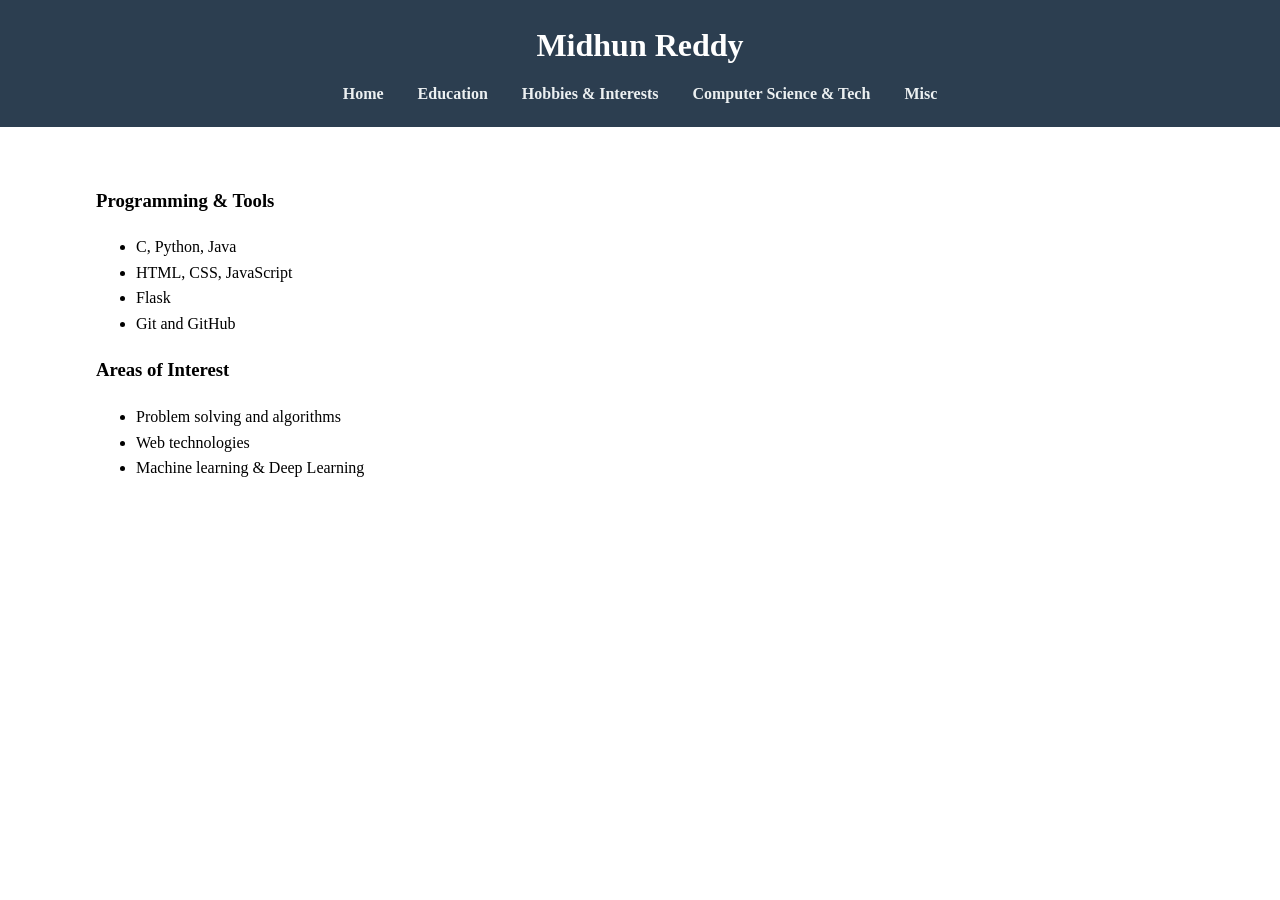
<file: cs-tech.html>
<!DOCTYPE html>
<html lang="en">
<head>
    <meta charset="UTF-8">
    <title>Midhun Reddy</title>
    <link rel="stylesheet" href="styles.css">
</head>
<body>

<div class="header">
    <h1>Midhun Reddy</h1>
    <div class="nav">
        <a href="index.html">Home</a>
        <a href="education.html">Education</a>
        <a href="hobbies.html">Hobbies & Interests</a>
        <a href="cs-tech.html">Computer Science & Tech</a>
        <a href="misc.html">Misc</a>
    </div>
</div>

<div class="main-content">
    <div class="text">
        <h3>Programming & Tools</h3>
            <ul>
                <li>C, Python, Java</li>
                <li>HTML, CSS, JavaScript</li>
                <li>Flask</li>
                <li>Git and GitHub</li>
            </ul>
        <h3>Areas of Interest</h3>
            <ul>
                <li>Problem solving and algorithms</li>
                <li>Web technologies</li>
                <li>Machine learning & Deep Learning</li>
            </ul>
    </div>
</div>
</body>
</html>
</file>
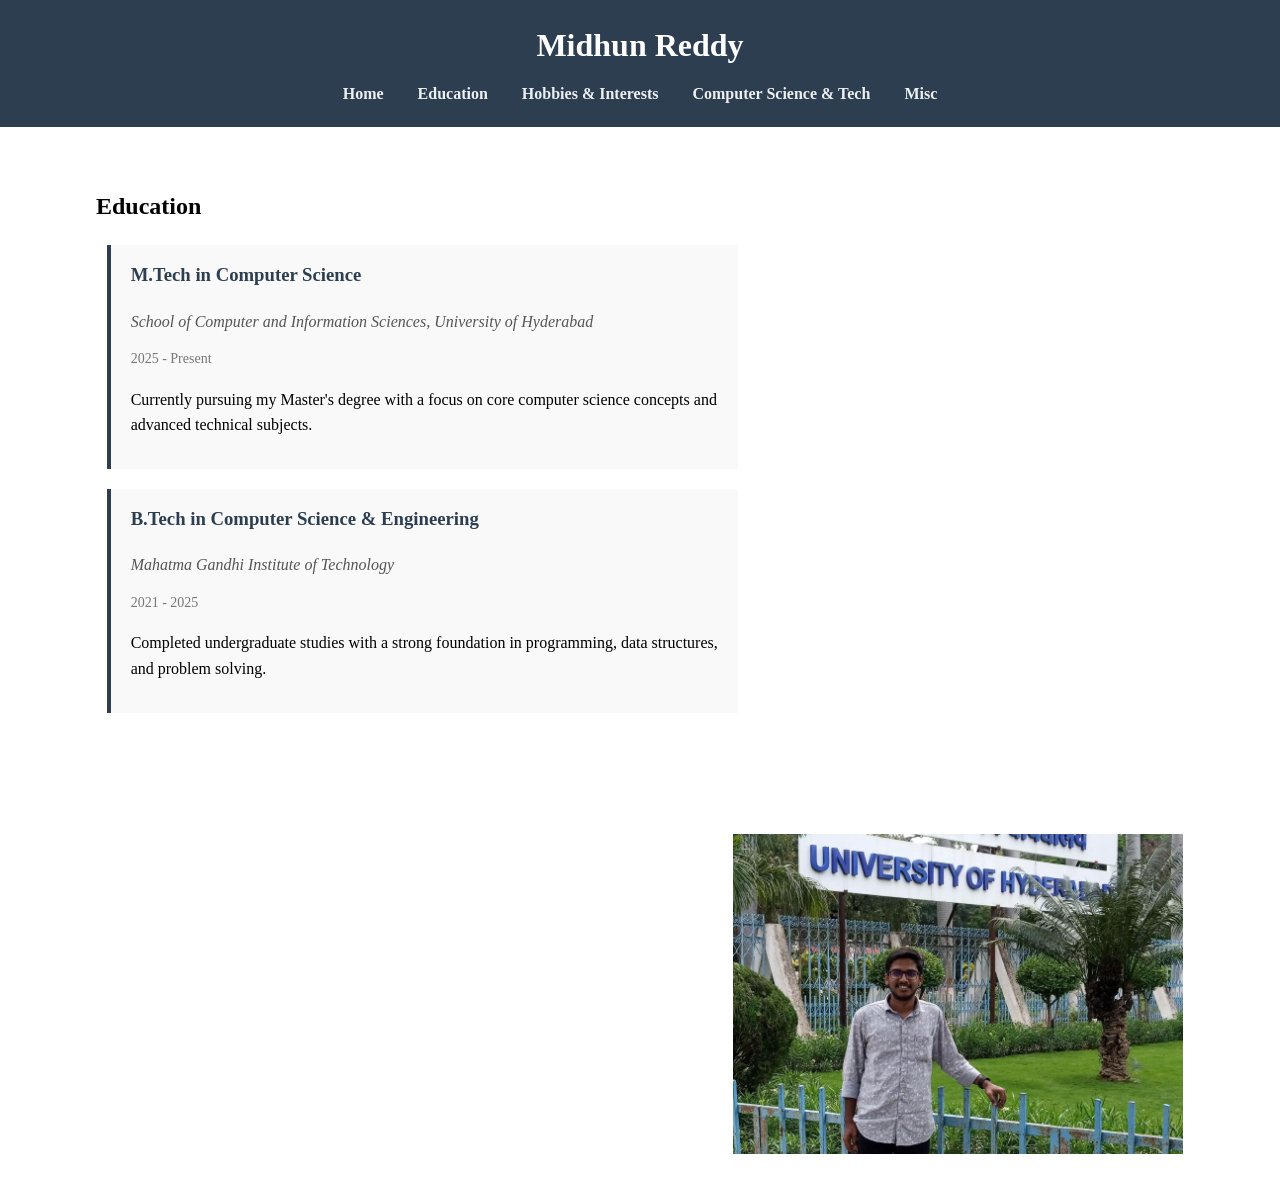
<file: education.html>
<!DOCTYPE html>
<html lang="en">
<head>
    <meta charset="UTF-8">
    <title>Midhun Reddy</title>
    <link rel="stylesheet" href="styles.css">
</head>
<body>
<div class="header">
    <h1>Midhun Reddy</h1>
    <div class="nav">
        <a href="index.html">Home</a>
        <a href="education.html">Education</a>
        <a href="hobbies.html">Hobbies & Interests</a>
        <a href="cs-tech.html">Computer Science & Tech</a>
        <a href="misc.html">Misc</a>
    </div>
</div>

<div class="main-content">
    <div class="text">
        <h2>Education</h2>
        <div class="education">
            <div class="edu-card">
               <h3>M.Tech in Computer Science</h3>
                <p class="edu-place">School of Computer and Information Sciences, University of Hyderabad</p>
                <p class="edu-year">2025 - Present</p>
                <p>
                    Currently pursuing my Master's degree with a focus on core computer science
                    concepts and advanced technical subjects.
                </p>
            </div>

            <div class="edu-card">
                <h3>B.Tech in Computer Science & Engineering</h3>
                <p class="edu-place">Mahatma Gandhi Institute of Technology</p>
                <p class="edu-year">2021 - 2025</p>
                <p>
                    Completed undergraduate studies with a strong foundation in programming,
                    data structures, and problem solving.
                </p>
            </div>
        </div>
    </div>
    <div class="slider">
        <div class="slides">
            <img src="photo2.jpg" alt="Education Photo 1">
            <img src="photo1.jpg" alt="Education Photo 2">
        </div>
    </div>
</div>
</body>
</html>
</file>
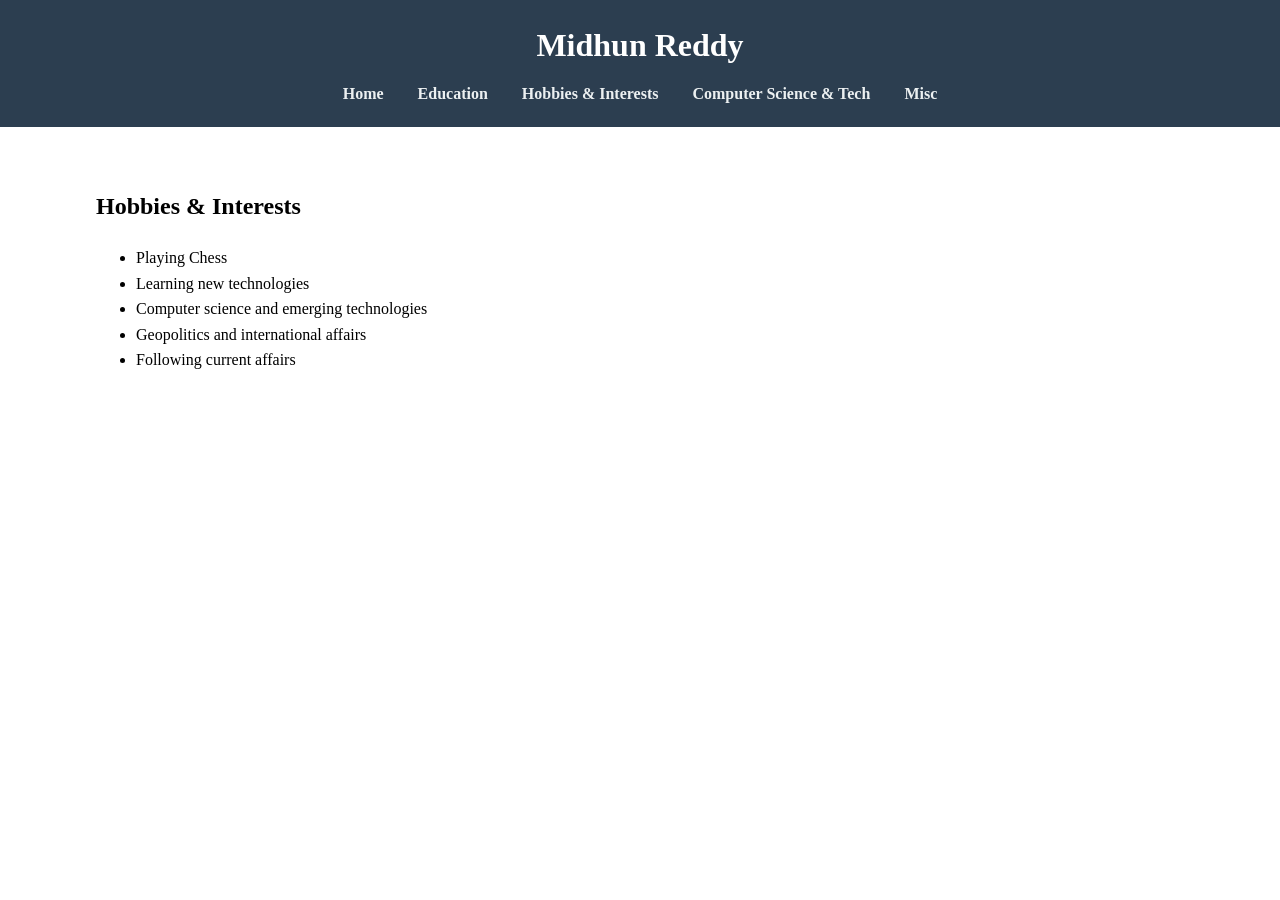
<file: hobbies.html>
<!DOCTYPE html>
<html lang="en">
<head>
    <meta charset="UTF-8">
    <title>Midhun Reddy</title>
    <link rel="stylesheet" href="styles.css">
</head>
<body>

<div class="header">
    <h1>Midhun Reddy</h1>
    <div class="nav">
        <a href="index.html">Home</a>
        <a href="education.html">Education</a>
        <a href="hobbies.html">Hobbies & Interests</a>
        <a href="cs-tech.html">Computer Science & Tech</a>
        <a href="misc.html">Misc</a>
    </div>
</div>

<div class="main-content">
    <div class="text">
        <h2>Hobbies & Interests</h2>
        <ul>
            <li>Playing Chess</li>
            <li>Learning new technologies</li>
            <li>Computer science and emerging technologies</li>
            <li>Geopolitics and international affairs</li>
            <li>Following current affairs</li>
        </ul>
    </div>
</div>

 

</body>
</html>
</file>
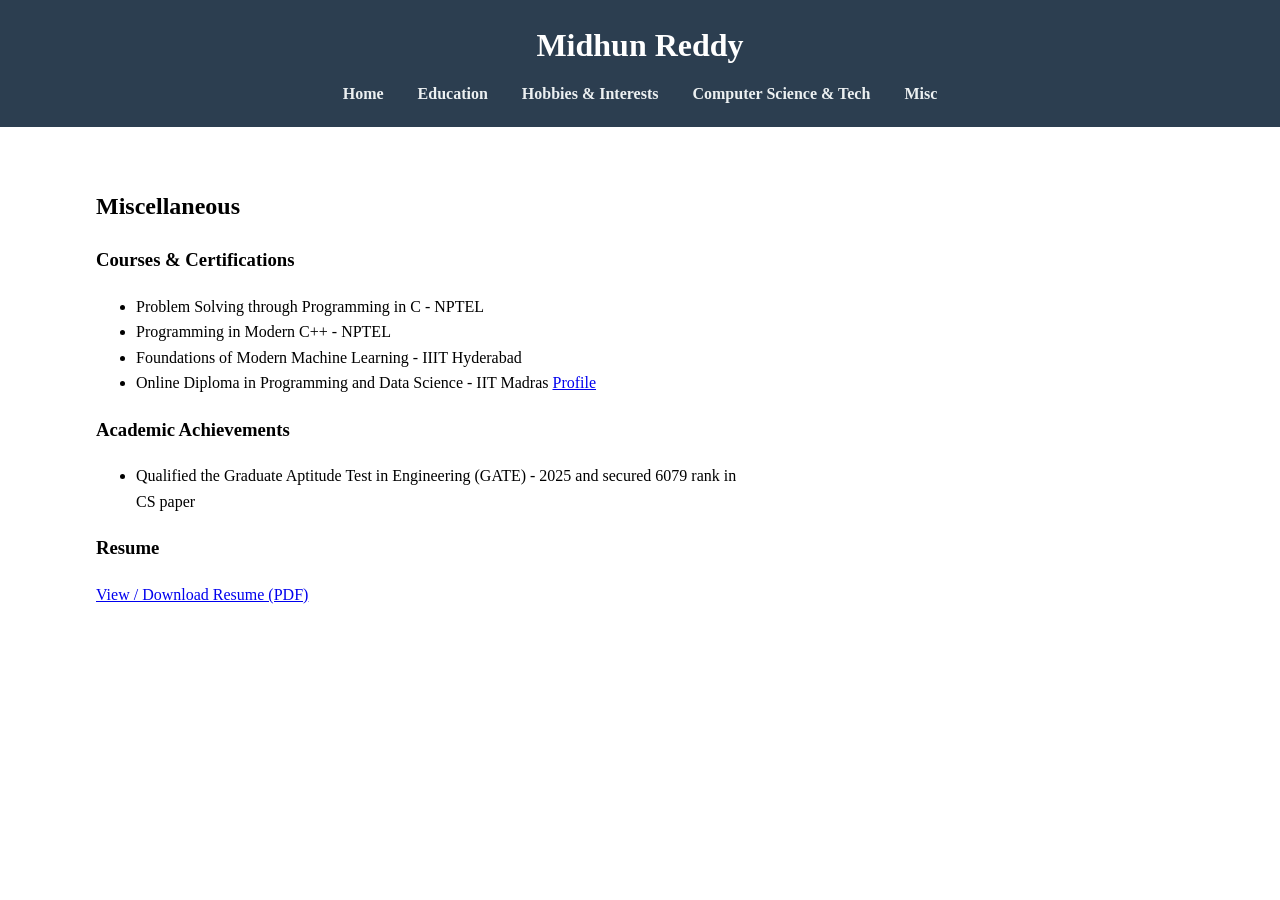
<file: misc.html>
<!DOCTYPE html>
<html lang="en">
<head>
    <meta charset="UTF-8">
    <title>Midhun Reddy</title>
    <link rel="stylesheet" href="styles.css">
</head>
<body>

<div class="header">
    <h1>Midhun Reddy</h1>
    <div class="nav">
        <a href="index.html">Home</a>
        <a href="education.html">Education</a>
        <a href="hobbies.html">Hobbies & Interests</a>
        <a href="cs-tech.html">Computer Science & Tech</a>
        <a href="misc.html">Misc</a>
    </div>
</div>

<div class="main-content">
    <div class="text">
        <h2>Miscellaneous</h2>
        <h3>Courses & Certifications</h3>
        <ul>
            <li>Problem Solving through Programming in C - NPTEL</li>
            <li>Programming in Modern C++ - NPTEL</li>
            <li>Foundations of Modern Machine Learning - IIIT Hyderabad</li>
            <li>Online Diploma in Programming and Data Science - IIT Madras <span><a href="https://app.onlinedegree.iitm.ac.in/student/22F1001766">Profile</a></span></li>
        </ul>
        <h3>Academic Achievements</h3>
        <ul>
            <li>Qualified the Graduate Aptitude Test in Engineering (GATE) - 2025 and secured 6079 rank in CS paper</li>
        </ul>
        <h3>Resume</h3>
        <p>
            <a href="https://drive.google.com/file/d/1wyQAsRbj8MQjZTbbB98NOEfpmhRDzVFq/view?usp=drive_link" target="_blank">
                View / Download Resume (PDF)
            </a>
        </p>

    </div>
</div>

 

</body>
</html>
</file>
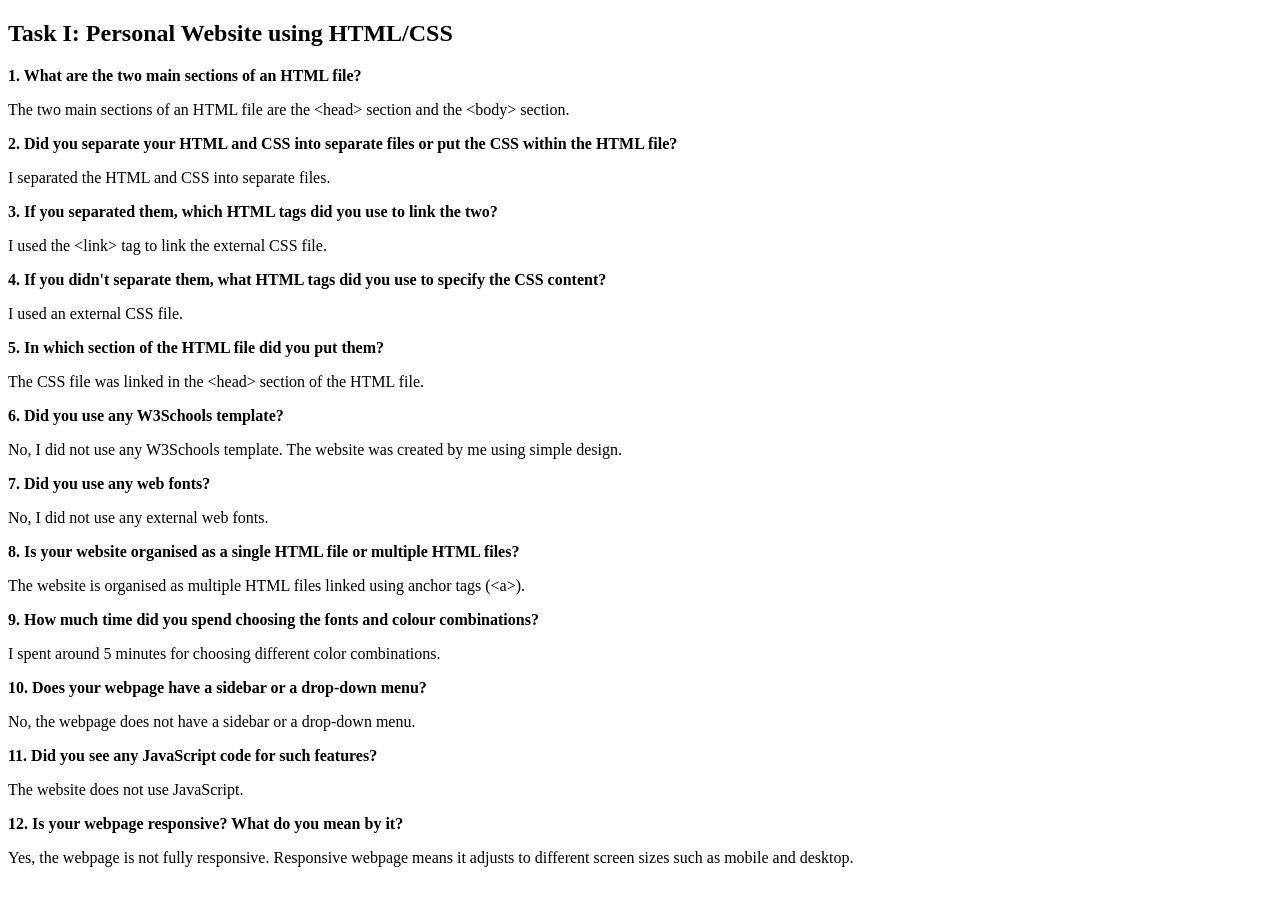
<file: task1.html>
<!DOCTYPE html>
<html lang="en">
<head>
    <meta charset="UTF-8">
    <title>Task 1</title>
</head>
<body>

<h2>Task I: Personal Website using HTML/CSS</h2>

<p><b>1. What are the two main sections of an HTML file?</b></p>
<p>
The two main sections of an HTML file are the &lt;head&gt; section and the &lt;body&gt; section.
</p>

<p><b>2. Did you separate your HTML and CSS into separate files or put the CSS within the HTML file?</b></p>
<p>
I separated the HTML and CSS into separate files.
</p>

<p><b>3. If you separated them, which HTML tags did you use to link the two?</b></p>
<p>
I used the &lt;link&gt; tag to link the external CSS file.
</p>

<p><b>4. If you didn't separate them, what HTML tags did you use to specify the CSS content?</b></p>
<p>
I used an external CSS file.
</p>

<p><b>5. In which section of the HTML file did you put them?</b></p>
<p>
The CSS file was linked in the &lt;head&gt; section of the HTML file.
</p>

<p><b>6. Did you use any W3Schools template?</b></p>
<p>
No, I did not use any W3Schools template. The website was created by me using simple design.
</p>

<p><b>7. Did you use any web fonts?</b></p>
<p>
No, I did not use any external web fonts.
</p>

<p><b>8. Is your website organised as a single HTML file or multiple HTML files?</b></p>
<p>
The website is organised as multiple HTML files linked using anchor tags (&lt;a&gt;).
</p>

<p><b>9. How much time did you spend choosing the fonts and colour combinations?</b></p>
<p>
I spent around 5 minutes for choosing different color combinations.
</p>

<p><b>10. Does your webpage have a sidebar or a drop-down menu?</b></p>
<p>
No, the webpage does not have a sidebar or a drop-down menu.
</p>

<p><b>11. Did you see any JavaScript code for such features?</b></p>
<p>
The website does not use JavaScript.
</p>

<p><b>12. Is your webpage responsive? What do you mean by it?</b></p>
<p>
Yes, the webpage is not fully responsive. Responsive webpage means it adjusts to different screen sizes such as mobile and desktop.
</p>

</body>
</html>
</file>
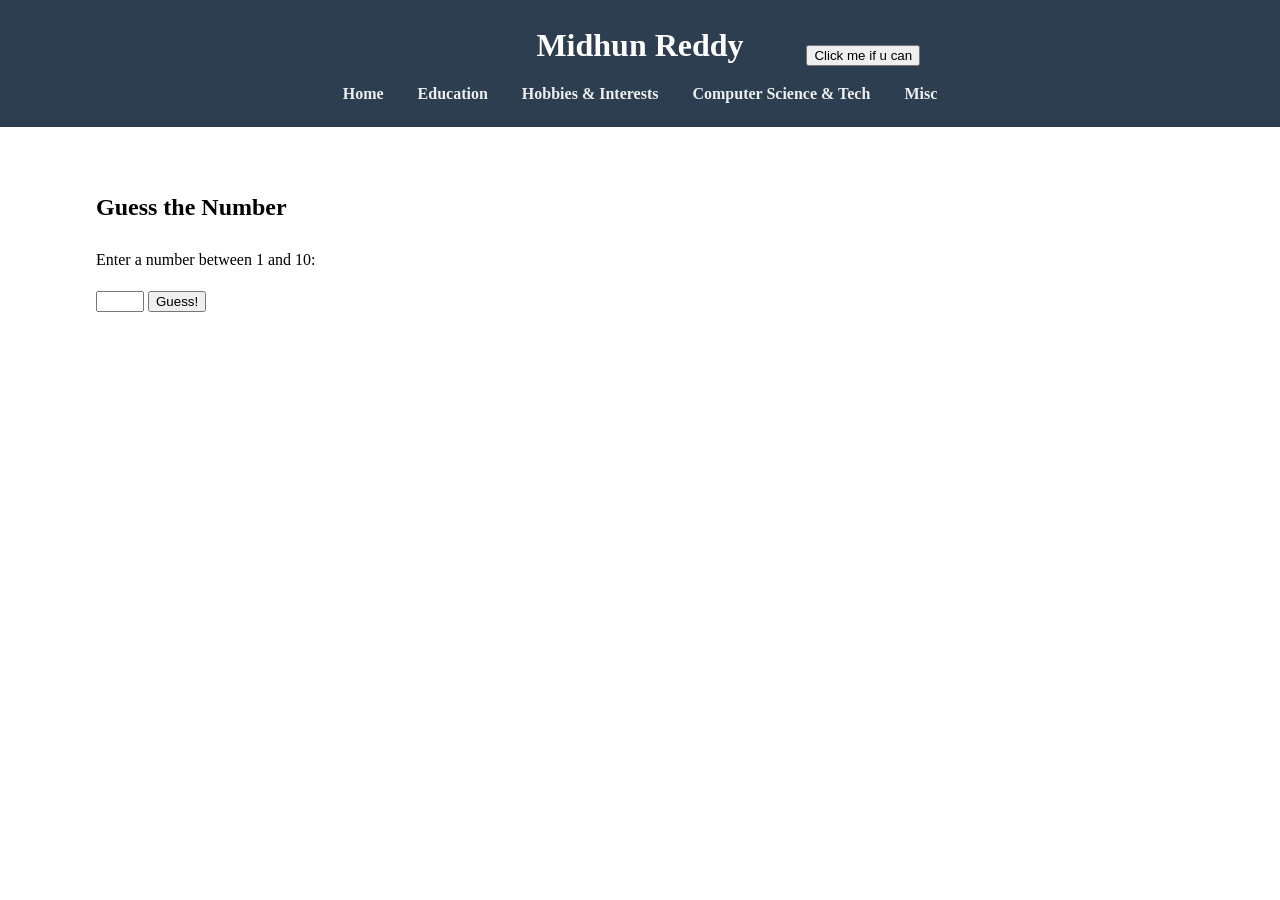
<file: task2.html>
<!DOCTYPE html>
<html lang="en">
<head>
    <meta charset="UTF-8">
    <title>Midhun Reddy</title>
    <meta name="viewport" content="width=device-width, initial-scale=1.0">
    <link rel="stylesheet" href="styles.css">
    <script src="script.js"></script>
</head>
<body>
<div class="header">
    <h1>Midhun Reddy</h1>
    <div class="nav">
        <a href="index.html">Home</a>
        <a href="education.html">Education</a>
        <a href="hobbies.html">Hobbies & Interests</a>
        <a href="cs-tech.html">Computer Science & Tech</a>
        <a href="misc.html">Misc</a>
        
    </div>
</div>
<div class="main-content">
    <h1 id="greeting"></h1>
    <p id="time"></p>
    <h2>Guess the Number</h2>
    <p>Enter a number between 1 and 10:</p>
    <input type="number" id="guess" min="1" max="10">
    <button onclick="checkGuess()">Guess!</button>
    <p id="guessResult"></p>
    <button onclick="clicked()" id="catchBtn">Click me if u can</button>
    <p id="message"></p>
</div>
  <script src="script.js"></script>
</body>
</html>
</file>
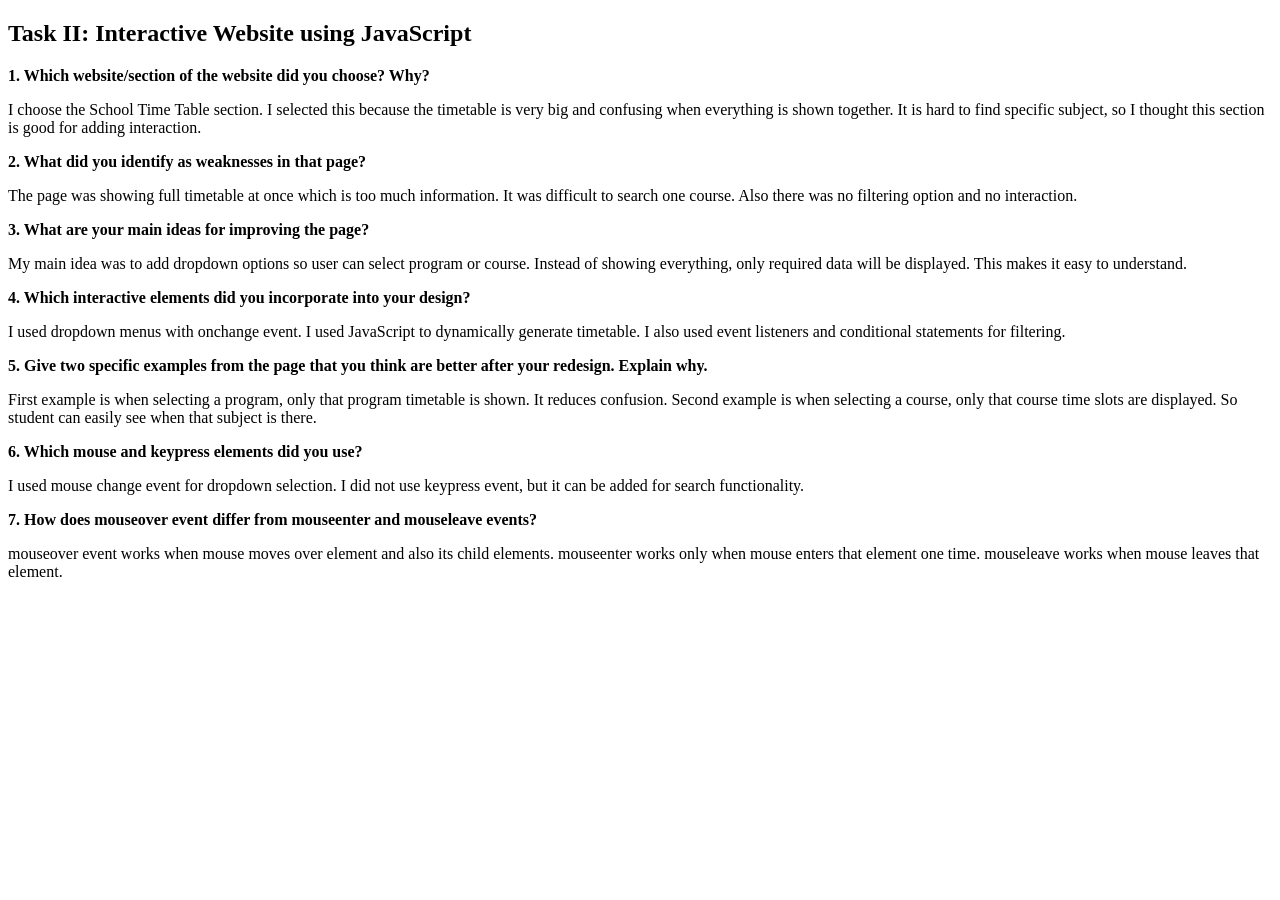
<file: task2a.html>
<!DOCTYPE html>
<html lang="en">
<head>
    <meta charset="UTF-8">
    <title>Task II</title>
</head>
<body>

<h2>Task II: Interactive Website using JavaScript</h2>

<p><b>1. Which website/section of the website did you choose? Why?</b></p>
<p>
I choose the School Time Table section. I selected this because the timetable is very big and confusing when everything is shown together. It is hard to find specific subject, so I thought this section is good for adding interaction.
</p>

<p><b>2. What did you identify as weaknesses in that page?</b></p>
<p>
The page was showing full timetable at once which is too much information. It was difficult to search one course. Also there was no filtering option and no interaction.
</p>

<p><b>3. What are your main ideas for improving the page?</b></p>
<p>
My main idea was to add dropdown options so user can select program or course. Instead of showing everything, only required data will be displayed. This makes it easy to understand.
</p>

<p><b>4. Which interactive elements did you incorporate into your design?</b></p>
<p>
I used dropdown menus with onchange event. I used JavaScript to dynamically generate timetable. I also used event listeners and conditional statements for filtering.
</p>

<p><b>5. Give two specific examples from the page that you think are better after your redesign. Explain why.</b></p>
<p>
First example is when selecting a program, only that program timetable is shown. It reduces confusion.  
Second example is when selecting a course, only that course time slots are displayed. So student can easily see when that subject is there.
</p>

<p><b>6. Which mouse and keypress elements did you use?</b></p>
<p>
I used mouse change event for dropdown selection. I did not use keypress event, but it can be added for search functionality.
</p>

<p><b>7. How does mouseover event differ from mouseenter and mouseleave events?</b></p>
<p>
mouseover event works when mouse moves over element and also its child elements.  
mouseenter works only when mouse enters that element one time.  
mouseleave works when mouse leaves that element.
</p>

</body>
</html>
</file>
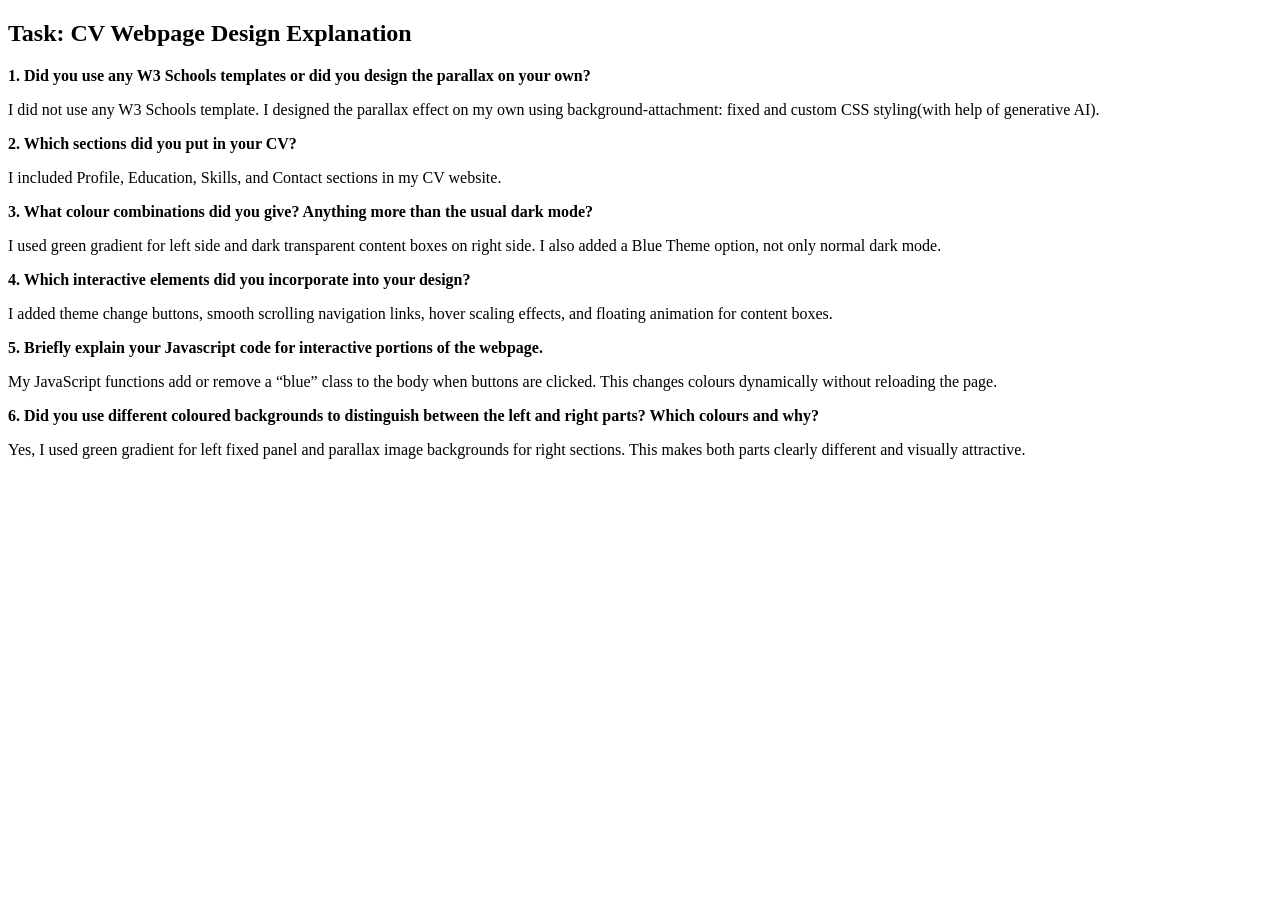
<file: task3.html>
<!DOCTYPE html>
<html lang="en">
<head>
    <meta charset="UTF-8">
    <title>Task - 2 (Extra)</title>
</head>
<body>

<h2>Task: CV Webpage Design Explanation</h2>

<p><b>1. Did you use any W3 Schools templates or did you design the parallax on your own?</b></p>
<p>
I did not use any W3 Schools template. I designed the parallax effect on my own using background-attachment: fixed and custom CSS styling(with help of generative AI).
</p>

<p><b>2. Which sections did you put in your CV?</b></p>
<p>
I included Profile, Education,  Skills, and Contact sections in my CV website.
</p>

<p><b>3. What colour combinations did you give? Anything more than the usual dark mode?</b></p>
<p>
I used green gradient for left side and dark transparent content boxes on right side. I also added a Blue Theme option, not only normal dark mode.
</p>

<p><b>4. Which interactive elements did you incorporate into your design?</b></p>
<p>
I added theme change buttons, smooth scrolling navigation links, hover scaling effects, and floating animation for content boxes.
</p>

<p><b>5. Briefly explain your Javascript code for interactive portions of the webpage.</b></p>
<p>
My JavaScript functions add or remove a “blue” class to the body when buttons are clicked. This changes colours dynamically without reloading the page.
</p>

<p><b>6. Did you use different coloured backgrounds to distinguish between the left and right parts? Which colours and why?</b></p>
<p>
Yes, I used green gradient for left fixed panel and parallax image backgrounds for right sections. This makes both parts clearly different and visually attractive.
</p>

</body>
</html>
</file>
<file: styles.css>
body {
    margin: 0;
    font-family: Georgia, "Times New Roman", serif;
    background-color: #ffffff;
    color: #000;
    line-height: 1.6;
}
html {
    scroll-behavior: smooth;
}

.cv_left {
    position: fixed;
    width: 25%;
    height: 100%;
    background: linear-gradient(180deg, #1abc9c, #16a085);
    color: white;
    text-align: center;
    padding-top: 40px;
}

.cv_left a {
    display: block;
    color: white;
    text-decoration: none;
    margin: 15px 0;
    font-weight: bold;
    transition: 0.3s;
}

.cv_left a:hover {
    transform: scale(1.1);
}

.cv_left button {
    margin: 8px;
    padding: 8px 12px;
    border: none;
    cursor: pointer;
    border-radius: 20px;
}
.cv_right {
    margin-left: 25%;
    width: 75%;
}
.p-section {
    position: relative;
    height: 100vh;
    background-attachment: fixed;
    background-position: center;
    background-size: cover;
    background-repeat: no-repeat;
    display: flex;
    justify-content: center;
    align-items: center;
}

.profile {
    background-image: url("https://images.unsplash.com/photo-1476610182048-b716b8518aae");
}

.education {
    background-image: url("https://images.unsplash.com/photo-1446776811953-b23d57bd21aa");
}

.projects {
    background-image: url("https://images.unsplash.com/photo-1462331940025-496dfbfc7564");
}

.skills {
    background-image: url("https://images.unsplash.com/photo-1465101046530-73398c7f28ca");
}

.contact {
    background-image: url("https://images.unsplash.com/photo-1454789548928-9efd52dc4031");
}

.content-box {
    background: rgba(0, 0, 0, 0.7);
    padding: 40px;
    border-radius: 20px;
    color: white;
    width: 60%;
    text-align: center;
    backdrop-filter: blur(6px);
    box-shadow: 0 0 40px rgba(255,255,255,0.3);
}

/* Floating Animation */
.content-box {
    animation: float 4s ease-in-out infinite;
}

@keyframes float {
    0% { transform: translateY(0px); }
    50% { transform: translateY(-10px); }
    100% { transform: translateY(0px); }
}

.overlay {
    position: absolute;
    width: 100%;
    height: 100%;
    background: rgba(0,0,0,0.6);
    display: flex;
    justify-content: center;
    align-items: center;
}
.section-content {
    background: rgba(255,255,255,0.9);
    padding: 40px;
    width: 60%;
    text-align: center;
    border-radius: 15px;
    backdrop-filter: blur(5px);
}
.blue {
    background-color: #f4f6ff;
    color: #003366;
}

.blue .cv_left {
    background: linear-gradient(180deg, #003366, #0059b3);
}

.blue .section-content {
    background-color: #e6ecff;
}

/* Responsive */
@media screen and (max-width: 768px) {
    .cv_left {
        position: relative;
        width: 100%;
        height: auto;
    }

    .cv_right {
        margin-left: 0;
        width: 100%;
    }

    .parallax-section {
        background-attachment: scroll;
    }

    .section-content {
        width: 85%;
    }
}




.task-container{
    margin: -100px 100px;

    padding: 50px;

    display: grid;
    grid-template-columns: repeat(2, 1fr);
    gap: 20px;
}
.tasks{
    width: 90%;
    max-width: 600px;
    background-color: #f9f9f9;
    border: 2px solid #5590cb;
    padding: 15px 20px;
    margin-right: 20px;
    margin-bottom: 20px;
    
}

#ulogo { 
    display:block; float:left; width:800px; height:170px; margin-top:0px;  z-index:20; border-color:transparent; 
}
#timetable-main h1{
display: flex; 
justify-content: center;
}
.timetable {
    width: 100%;
    border-collapse: collapse;
    background: white;
    box-shadow: 0 8px 20px rgba(0,0,0,0.2);
    border-radius: 10px;
    overflow: hidden;
}

.timetable th,
.timetable td {
    padding: 12px;
    text-align: center;
    border: 1px solid #ddd;
}
.header {
    background-color: #2c3e50;
    padding: 20px;
    text-align: center;
    color: white;
}

.header h1 {
    margin: 0;
    font-size: 32px;
}

.header p {
    margin: 5px 0 0;
    font-size: 15px;
}

.nav {
    margin-top: 10px;
}

.nav a {
    text-decoration: none;
    color: #ecf0f1;
    margin: 0 15px;
    font-weight: bold;
}

.nav a:hover {
    color: #1abc9c;
    text-decoration: underline;
}
.main-content {
    width: 85%;
    margin: 40px auto;
    overflow: hidden;
}
.text {
    width: 60%;
    float: left;
}
.photo {
    float: right;
    margin-top: 30px;
    width: 350px;
    height: 320px;

}
.education {
    display: flex;
    flex-direction: column;
    align-items: center;
}

.edu-card {
    width: 90%;
    max-width: 600px;
    background-color: #f9f9f9;
    border-left: 4px solid #2c3e50;
    padding: 15px 20px;
    margin-bottom: 20px;
}

.edu-card h3 {
    margin-top: 0;
    color: #2c3e50;
}

.edu-place {
    font-style: italic;
    color: #555;
    margin: 5px 0;
}

.edu-year {
    font-size: 14px;
    color: #777;
    margin-bottom: 10px;
}

.slider {
    margin-top: 100px;
    width: 450px;
    height: 320px;
    float: right;
    overflow: hidden;
    border: 1px solid #ffffff;
}


.slides {
    width: 200%;
    height: 100%;
    display: flex;
    animation: slideImages 6s infinite;
}

.slides img {
    width: 450px;
    height: 320px;
    object-fit: cover;
}

@keyframes slideImages {
    0%   { transform: translateX(0); }
    45%  { transform: translateX(0); }
    55%  { transform: translateX(-450px); }
    100% { transform: translateX(-450px); }
}
</file>
